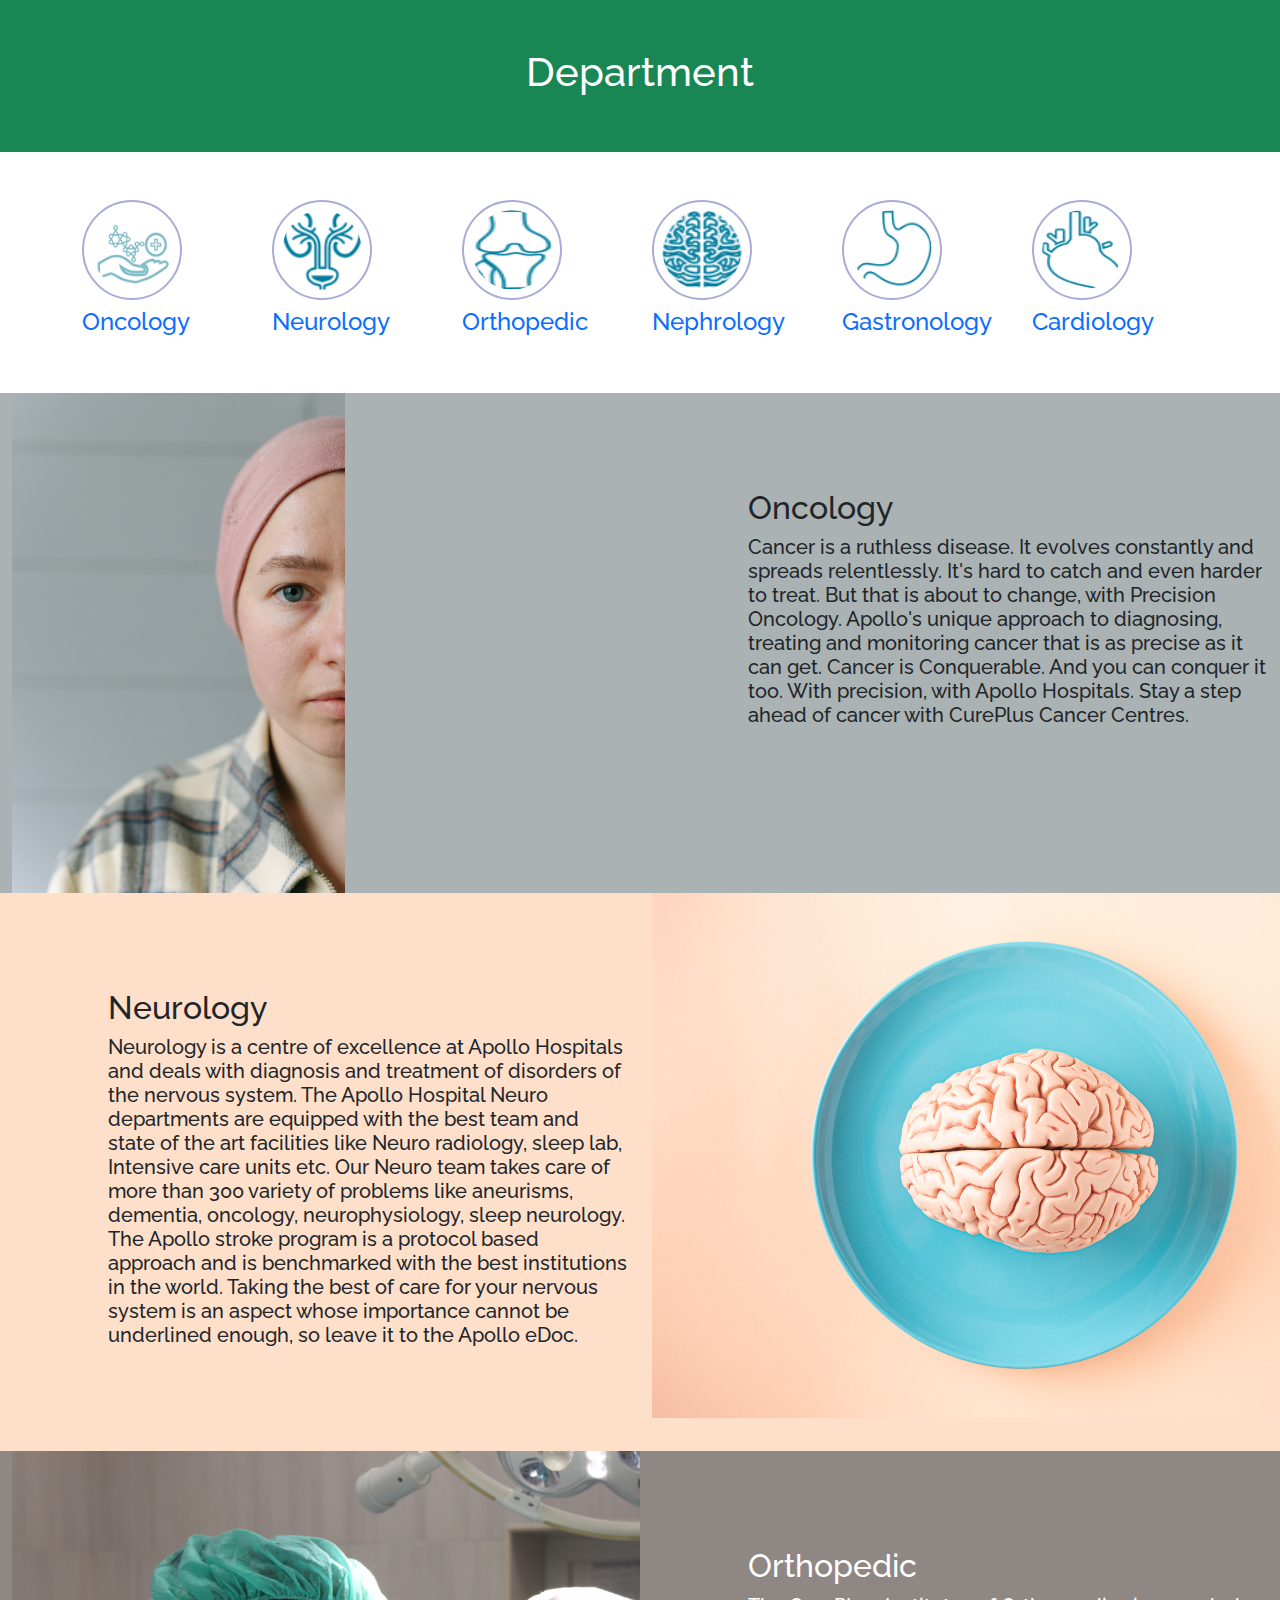
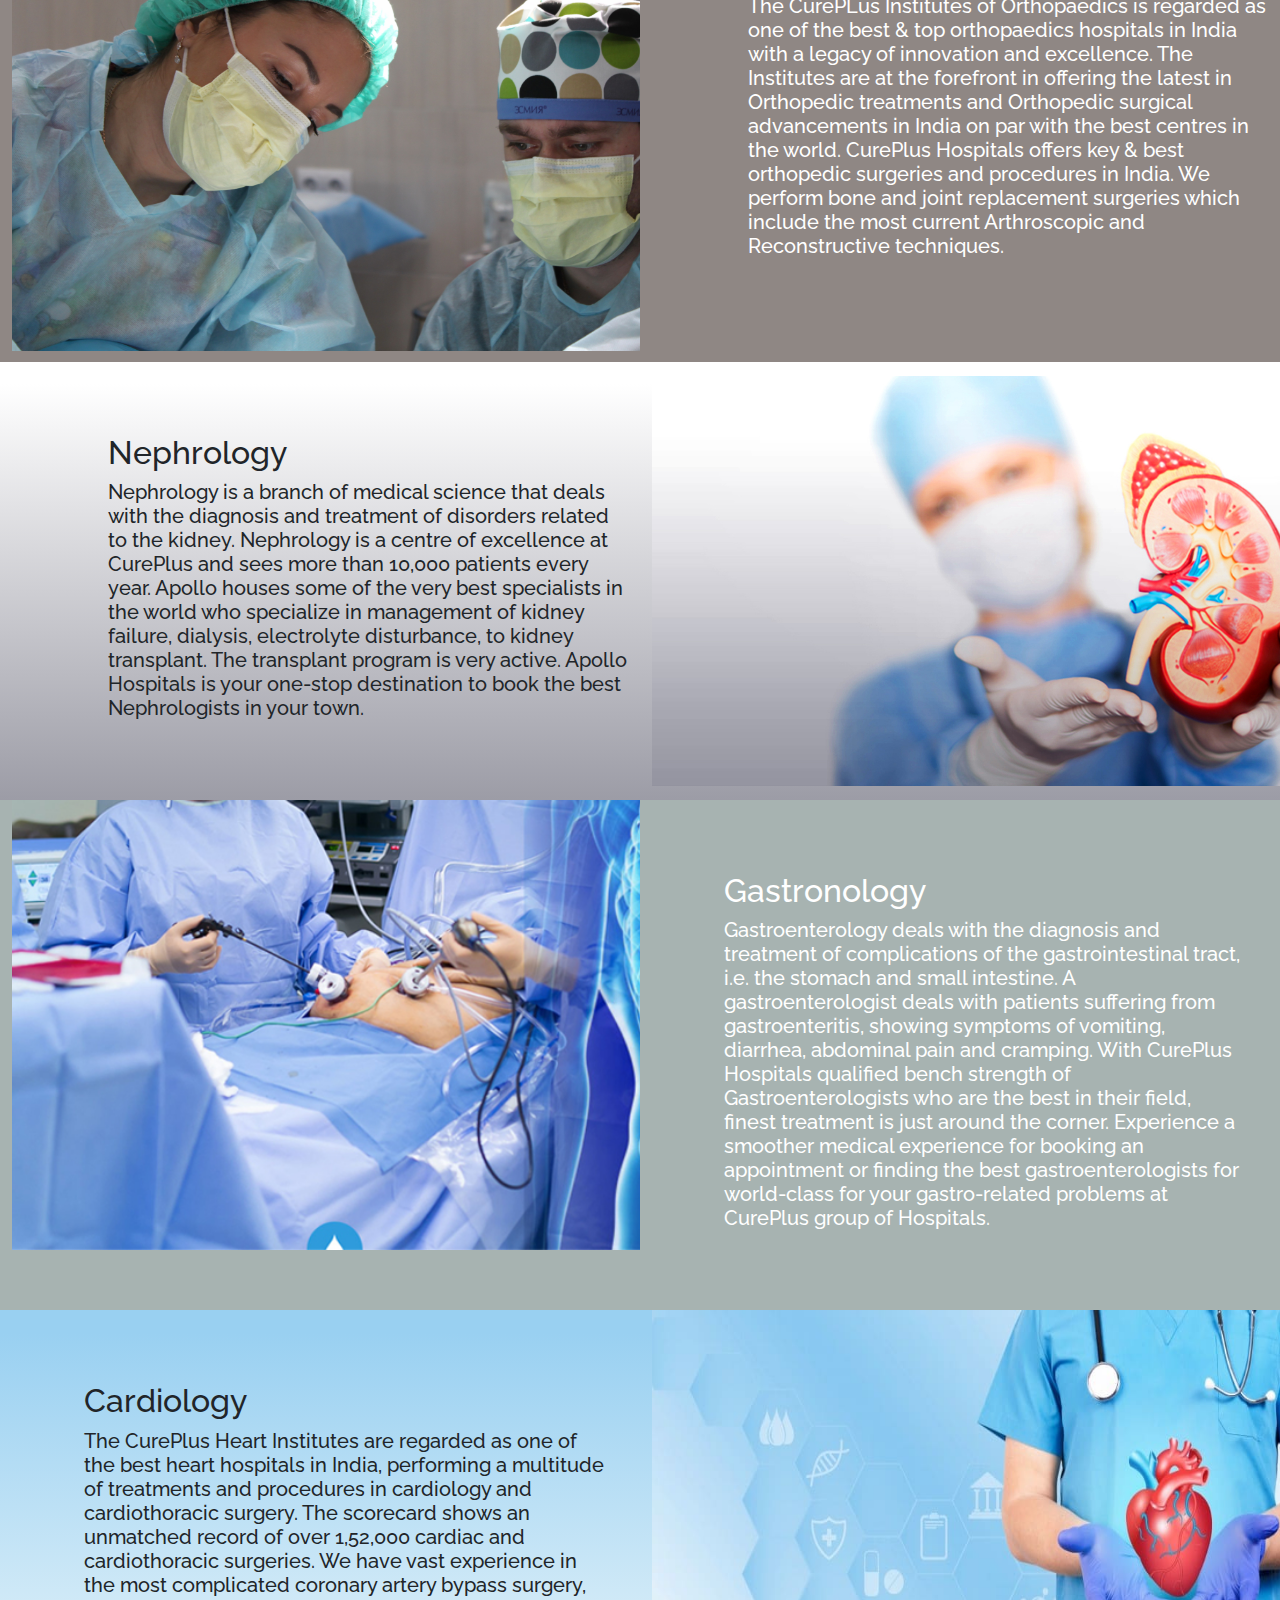
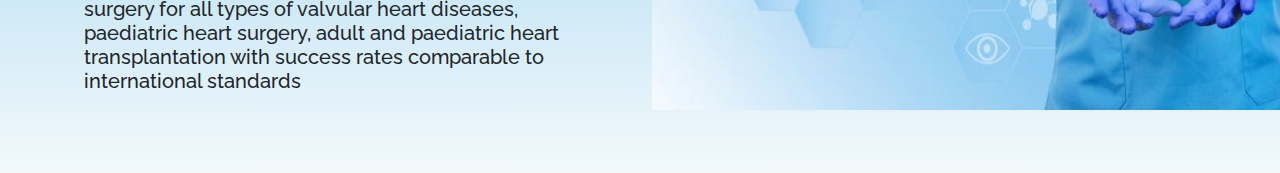
<file: Project-2/department/dep.html>
<!DOCTYPE html>
<html lang="en">

<head>
    <title>DEPARTMENT</title>
    <meta charset="utf-8">
    <meta name="viewport" content="width=device-width, initial-scale=1">
    <link href="https://cdn.jsdelivr.net/npm/bootstrap@5.2.3/dist/css/bootstrap.min.css" rel="stylesheet">
    <script src="https://cdn.jsdelivr.net/npm/bootstrap@5.2.3/dist/js/bootstrap.bundle.min.js"></script>
    <link rel="stylesheet" href="./css/dep.css">
</head>

<body>

    <div class="container-fluid p-5 bg-success text-white text-center">
        <h1>Department</h1>
    </div>

    <div class="container depart_tag mt-5">
        <div class="row">

            <div class="col-sm-2 department_img_div">
                <a href="#oncology">
                    <img class="imgsetting" src="img/depart_icon/image (1).png" alt="" srcset="">
                    <h4 class="mt-2">Oncology</h4>
                </a>
            </div>

            <div class="col-sm-2 department_img_div">
                <a href="#nuerology">
                    <img class="imgsetting" src="img/depart_icon/image (2).png" alt="" srcset="">
                    <h4 class="mt-2">Neurology</h4>
                </a>
            </div>

            <div class="col-sm-2 department_img_div">
                <a href="#orthopedic">
                    <img class="imgsetting" src="img/depart_icon/image (3).png" alt="" srcset="">
                    <h4 class="mt-2">Orthopedic</h4>
                </a>
            </div>

            <div class="col-sm-2 department_img_div">
                <a href="#nephrology">
                    <img class="imgsetting" src="img/depart_icon/image (4).png" alt="" srcset="">
                    <h4 class="mt-2">Nephrology</h4>
                </a>
            </div>

            <div class="col-sm-2 department_img_div">
                <a href="#gastronology">
                    <img class="imgsetting" src="img/depart_icon/image (5).png" alt="" srcset="">
                    <h4 class="mt-2">Gastronology</h4>
                </a>
            </div>

            <div class="col-sm-2 department_img_div">
                <a href="#cardiology">
                    <img class="imgsetting" src="img/depart_icon/image.png" alt="" srcset="">
                    <h4 class="mt-2">Cardiology</h4>
                </a>
            </div>

        </div>
    </div>

    <!-----Department content -------->

    <!--------oncology content img div-->

    <div class="container-fluid ">

        <Div class=" row oncology mt-5" id="oncology">
            <div class="col-lg-6 col-md-6 col-sm-6 col-10 d-block">
                <img src="./img/depart_content/oncology.jpg" height="500px" class="">
            </div>

            <div class="col-lg-6 col-md-6 col-sm-6 col-10 d-block">
                <div class=" p-5 m-5 container text-dark">
                    <h2 class="">Oncology</h2>
                    <h5> Cancer is a ruthless disease. It evolves constantly and spreads relentlessly. It's hard to
                        catch and even harder to treat.
                        But that is about to change, with Precision Oncology. Apollo's unique approach to diagnosing,
                        treating and monitoring cancer that is as precise as it can get.
                        Cancer is Conquerable. And you can conquer it too. With precision, with Apollo Hospitals. Stay a
                        step ahead of cancer with CurePlus Cancer Centres.
                    </h5>
                </div>
            </div>

        </Div>

        <!---------neurology content image div-------->

        <Div class="row nuerology" id="nuerology">
            <div class="col-lg-6 col-md-6 col-sm-6 col-10 d-block ">
                <div class="container p-5 m-5 text-dark ms-5">
                    <h2 class="">Neurology</h2>
                    <h5 class=""> Neurology is a centre of excellence at Apollo Hospitals and deals with diagnosis and
                        treatment
                        of disorders of the nervous system. The Apollo Hospital Neuro departments are equipped with the
                        best team and state of the art facilities like Neuro radiology, sleep lab, Intensive care units
                        etc. Our Neuro team takes care of more than 300 variety of problems like aneurisms, dementia,
                        oncology, neurophysiology, sleep neurology. The Apollo stroke program is a protocol based
                        approach and is benchmarked with the best institutions in the world. Taking the best of care for
                        your nervous system is an aspect whose importance cannot be underlined enough, so leave it to
                        the Apollo eDoc.</h5>
                </div>
            </div>

            <div class="col-lg-6 col-md-6 col-sm-6 col-10 nuerology_img">
                <img src="./img/depart_content/neuro.jpg" style="width:750PX;">
            </div>
        </Div>


        <!----------orthopedic content image div------>


        <div class=" row orthopedic " id="orthopedic">
            <div class="col-lg-6 col-md-6 col-sm-6 col-10 ortho_img ">
                <img src="./img/depart_content/ortgo.jpg" height="500px" class="">
            </div>
            <div class="col-lg-6 col-md-6 col-sm-6 col-10 d-block ">
                <div class=" p-5 m-5 container   text-white ">
                    <h2 class="">Orthopedic</h2>
                    <h5>The CurePLus Institutes of Orthopaedics is regarded as one of the best & top orthopaedics
                        hospitals in
                        India with a legacy of innovation and excellence. The Institutes are at the forefront in
                        offering
                        the latest in Orthopedic treatments and Orthopedic surgical advancements in India on par with
                        the
                        best centres in the world.
                        CurePlus Hospitals offers key & best orthopedic surgeries and procedures in India. We perform bone
                        and
                        joint replacement surgeries which include the most current Arthroscopic and Reconstructive
                        techniques.
                    </h5>
                </div>
            </div>


        </div>
        <!-----------nephrology content image div------>

        <div class=" row  nephrology " id="nephrology">
            <div class="col-lg-6 col-md-6 col-sm-6 col-10 ">
                <div class=" p-5 m-4 container  text-dark ms-5">
                    <h2 class="">Nephrology</h2>
                    <h5> Nephrology is a branch of medical science that deals with the diagnosis and treatment of
                        disorders
                        related to the kidney. Nephrology is a centre of excellence at CurePlus and sees more than 10,000
                        patients every year. Apollo houses some of the very best specialists in the world who specialize
                        in
                        management of kidney failure, dialysis, electrolyte disturbance,
                        to kidney transplant. The transplant program is very active. Apollo Hospitals is your one-stop
                        destination to book the best Nephrologists in your town.
                    </h5>
                </div>
            </div>

            <div class="col-lg-6 col-md-6 col-sm-6 col-10 m-auto">
                <img src="./img/depart_content/nephrology.jpg" width="850px" class="">
            </div>

        </div>
        <!-------gartrology content div----->

        <div class="row  gastronology " id="gastronology">
            <div class="col-lg-6 col-md-6 col-sm-6 col-10 gastro_img ">
                <img src="./img/depart_content/gastroenterology-banner.jpg" height="450px" class="">
            </div>
            <div class="col-lg-6 col-md-6 col-sm-6 col-10  ">
                <div class=" p-5 m-4 container text-white">
                    <h2 class="">Gastronology</h2>
                    <h5>
                        Gastroenterology deals with the diagnosis and treatment of complications of the gastrointestinal
                        tract, i.e. the stomach and small intestine. A gastroenterologist deals with patients suffering
                        from
                        gastroenteritis, showing symptoms of vomiting, diarrhea, abdominal pain and cramping. With
                        CurePlus
                        Hospitals qualified bench strength of Gastroenterologists who are the best in their field,
                        finest
                        treatment is just around the corner. Experience a smoother medical experience for booking an
                        appointment or finding the best gastroenterologists for world-class for your gastro-related
                        problems
                        at CurePlus group of Hospitals.
                    </h5>
                </div>
            </div>


        </div>
        <!--------cardiology content div -->

        <div class="row  cardiology " id="cardiology">
            <div class="col-lg-6 col-md-6 col-sm-6 col-10 ">

                <div class="p-5 m-4 container  text-dark ">
                    <h2 class="">Cardiology</h2>
                    <h5>
                        The CurePlus Heart Institutes are regarded as one of the best heart hospitals in India, performing
                        a
                        multitude of treatments and procedures in cardiology and cardiothoracic surgery. The scorecard
                        shows
                        an unmatched record of over 1,52,000 cardiac and cardiothoracic surgeries.
                        We have vast experience in the most complicated coronary artery bypass surgery, surgery for all
                        types of valvular heart diseases, paediatric heart surgery, adult and paediatric heart
                        transplantation with success rates comparable to international standards
                    </h5>
                </div>
            </div>
            <div class="col-lg-6 col-md-6 col-sm-6 col-10 ">
                <img src="./img/depart_content/Cardiology-Cardiothoracic-Surgery.jpg" width="700px" height="400px"
                    class="">
            </div>



        </div>
    </div>


</body>

</html>
</file>
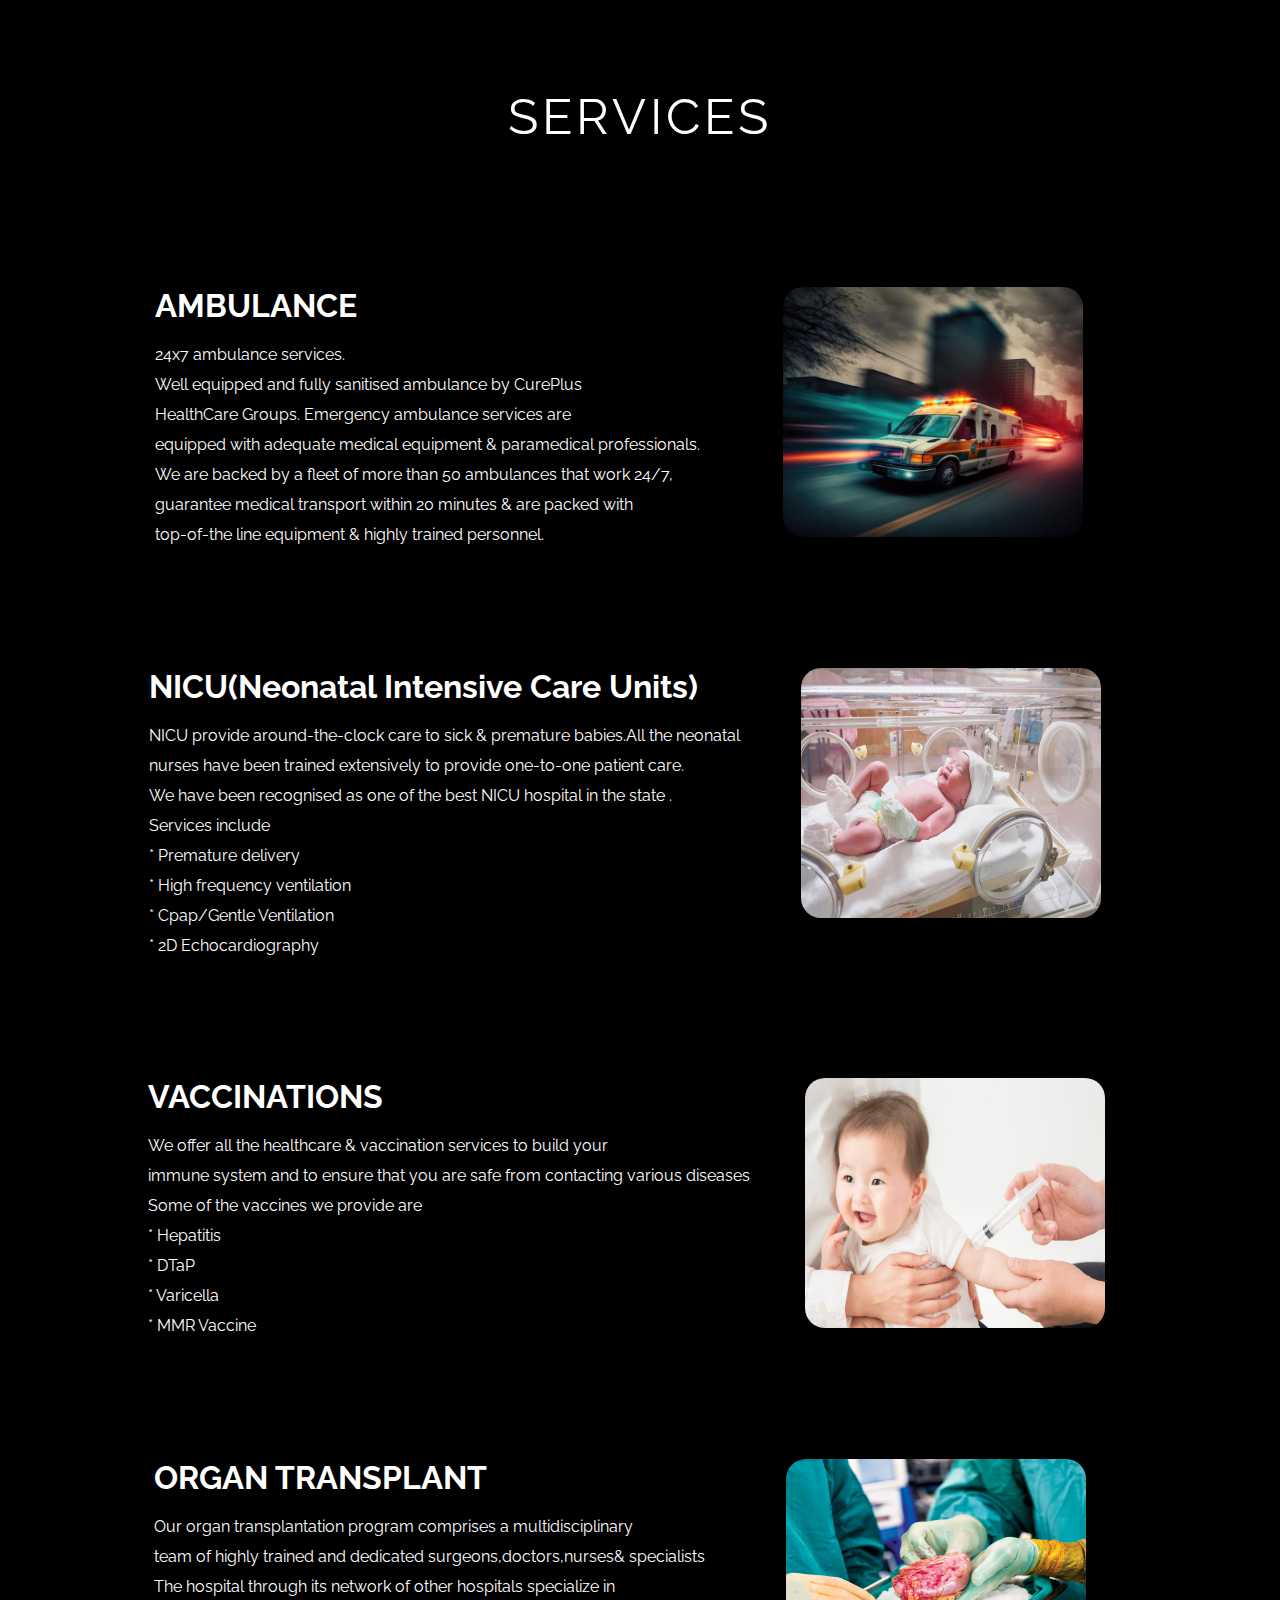
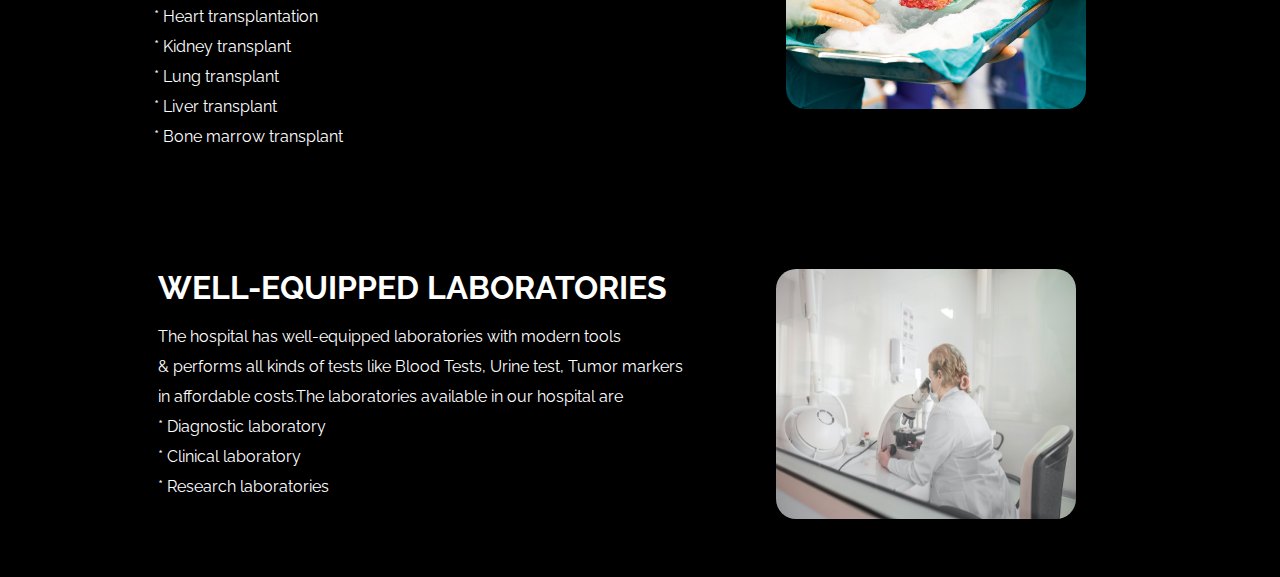
<file: Project-2/service/service.html>
<!DOCTYPE html>
<html lang="en">

<head>
  <meta charset="UTF-8" />
  <meta http-equiv="X-UA-Compatible">
  <meta name="viewport" content="width=device-width">
  <title>SERVICES</title>
  <link rel="stylesheet" href="./st.css" />
</head>

<body>

  <div class="services">
    <div class="heading">
      <h1>SERVICES</h1>
    </div>
  </div>





  <div class="section">
    <div class="text">
      <h1 style="color: white;"> AMBULANCE</h1>
      <p style="line-height: 30px;">24x7 ambulance services.<br>
        Well equipped and fully sanitised ambulance
        by CurePlus<br> HealthCare Groups. Emergency ambulance services are<br>
        equipped with adequate medical
        equipment & paramedical professionals.<br>
        We are backed by a fleet of more than 50 ambulances that work 24/7, <br>
        guarantee medical transport within 20 minutes & are packed with<br>
        top-of-the line equipment & highly trained personnel.<br>
    </div> <br><br>
    <img src="./imags/ambu.jpeg" style="border-radius: 20px;" />
    </p>
  </div>

  <div class="section">
    <div class="text">
      <h1 style="color: white;">NICU(Neonatal Intensive Care Units)</h1>
      <p style="line-height: 30px;">NICU provide around-the-clock care to sick &
        premature babies.All the neonatal<br> nurses have been trained extensively
        to provide one-to-one patient care.<br>We have been recognised as one of the
        best NICU hospital in the state .<br>
        Services include<br>
        * Premature delivery<br>
        * High frequency ventilation<br>
        * Cpap/Gentle Ventilation<br>
        * 2D Echocardiography<br>

    </div><br><br>
    <img src="./imags/nicus1.jpg" alt="" style="border-radius: 20px;" />
    </p>
  </div>
  </div>

  <div class="section">
    <div class="text">
      <h1 style="color: white;">VACCINATIONS</h1>
      <p style="line-height: 30px;">We offer all the healthcare & vaccination services to build your<br>
        immune system and to ensure that you are safe from contacting various diseases<br>
        Some of the vaccines we provide are<br>
        * Hepatitis <br>
        * DTaP<br>
        * Varicella<br>
        * MMR Vaccine<br>

    </div><br>
    <img src="./imags/img13.jpeg" alt="" style="border-radius: 20px;" />
    </p>
  </div>
  </div>

  <div class="section">
    <div class="text">
      <h1 style="color: white;">ORGAN TRANSPLANT</h1>
      <p style="line-height: 30px;">Our organ transplantation program comprises a multidisciplinary<br>
        team of highly trained and dedicated surgeons,doctors,nurses& specialists<br>
        The hospital through its network of other hospitals specialize in <br>
        * Heart transplantation<br>
        * Kidney transplant<br>
        * Lung transplant <br>
        * Liver transplant <br>
        * Bone marrow transplant<br>
      </p>

    </div><br><br>
    <img src="./imags/ot.jpg" alt="" style="border-radius: 20px;" />
    </p>
  </div>
  </div>

  <div class="section">
    <div class="text">
      <h1 style="color: white;">WELL-EQUIPPED LABORATORIES</h1>
      <p style="line-height: 30px;">The hospital has well-equipped laboratories with modern tools <br>
        & performs all kinds of tests like Blood Tests, Urine test, Tumor markers<br>
        in affordable costs.The laboratories available in our hospital are <br>

        * Diagnostic laboratory <br>
        * Clinical laboratory<br>
        * Research laboratories<br>

    </div><br>
    <img src="./imags/img16.jpg" alt="" style="border-radius: 20px;" />
    </p>
  </div>
  </div>


</body>

</html>
</file>
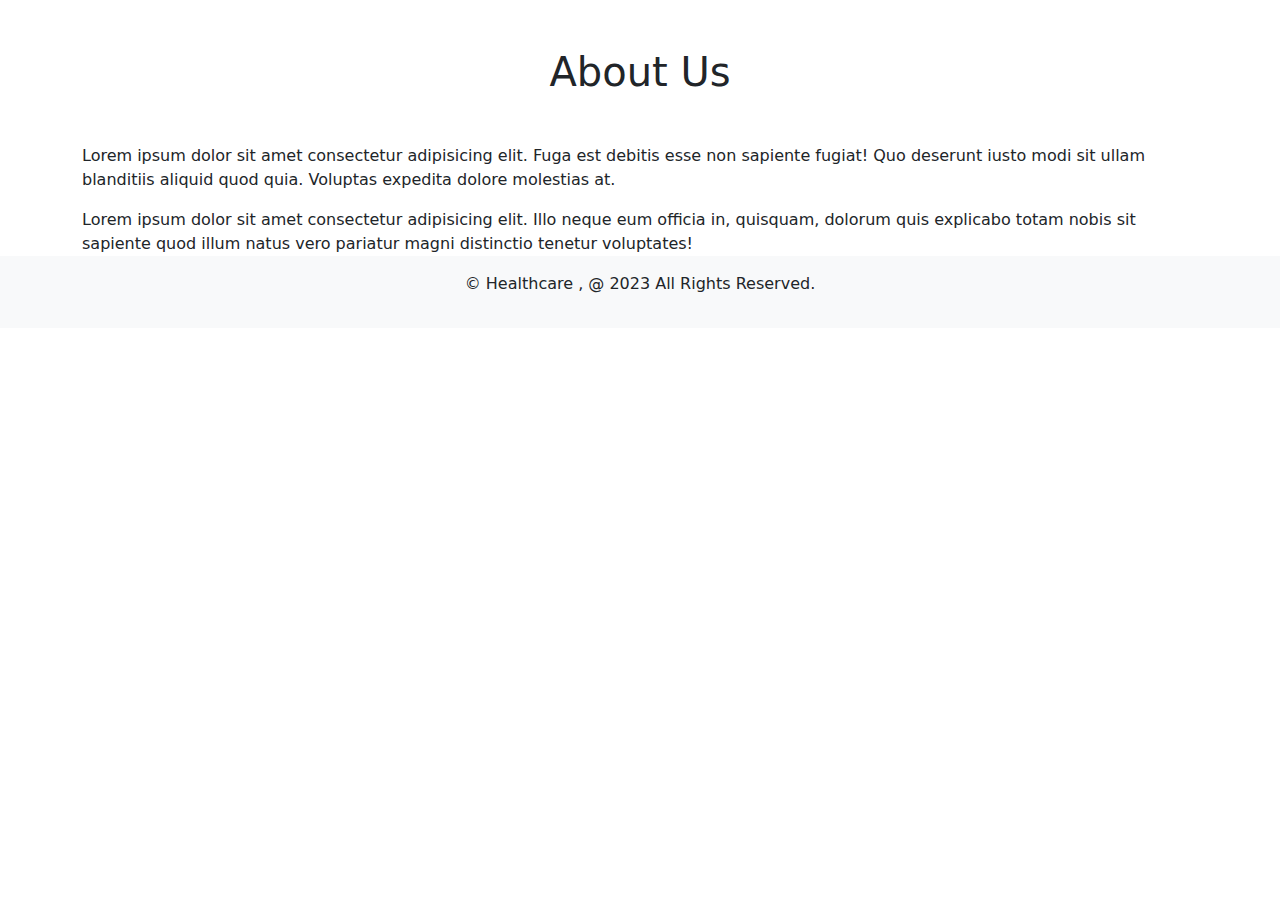
<file: Project-2/about_us/css/about.html>
<!doctype html>
<html lang="en">

<head>

    <meta charset="utf-8">
    <meta name="viewport" content="width=device-width, initial-scale=1">
    <link rel="stylesheet" href="./about.css">


    <link rel="stylesheet" href="https://cdn.jsdelivr.net/npm/bootstrap@5.0.1/dist/css/bootstrap.min.css">

    <title>About Us</title>
</head>

<body>
    <header>

    </header>

    <main class="container-fluid ">

        <h1 class="mb-5 mt-5 text-center">About Us</h1>


        <div class="container">
            <p>Lorem ipsum dolor sit amet consectetur adipisicing elit. Fuga est debitis esse non sapiente fugiat! Quo
                deserunt iusto modi sit ullam blanditiis aliquid quod quia. Voluptas expedita dolore molestias at.</p>
            Lorem ipsum dolor sit amet consectetur adipisicing elit. Illo neque eum officia in, quisquam, dolorum quis
            explicabo totam nobis sit sapiente quod illum natus vero pariatur magni distinctio tenetur voluptates!


        </div>
    </main>

    <footer class="bg-light py-3">
        <div class="container text-center">
            <p>&copy; Healthcare , @ 2023 All Rights Reserved.</p>
        </div>
    </footer>


    <script src="https://cdn.jsdelivr.net/npm/bootstrap@5.0.1/dist/js/bootstrap.bundle.min.js"></script>
</body>

</html>
</file>
<file: Project-2/department/css/dep.css>
@import url('https://fonts.googleapis.com/css2?family=Raleway&display=swap');


* {
    box-sizing: border-box;

    font-family: Raleway, sans-serif;
}


body {
    margin: 0;
    padding: 0;
}

._heading_text {
    font-size: 30px;
}

.imgsetting {
    width: 100px;
    height: 100px;
    border: 2px solid rgb(169, 172, 214);
    border-radius: 50%;
    padding: 5%;


}

.imgsetting:hover {
    height: 110px;
    width: 110px;
    transition: 0.5s;
}


.department_img_div {
    border-radius: 50%;
}

.depart_tag a {
    text-decoration: none;
}


/*----content background csss-----*/

.oncology {
    background-color: #aab2b3;
}

.nuerology {
    background-color: #fddfca;


}

.nuerology_img {
    overflow: hidden;
}

.orthopedic {
    background-color: #8f8784;
}

.ortho_img {
    overflow: hidden;
}

.nephrology {

    background: linear-gradient(180deg, #ffffff 5%, #9c9ca6 100%);
}

.gastronology {
    background-color: #a7b3b1;
}

.gastro_img {
    overflow: hidden;
}

.cardiology {

    background: linear-gradient(180deg, #99d0f1 5%, #f2f9fb 100%);
}
</file>
<file: Project-2/service/st.css>
@import url('https://fonts.googleapis.com/css2?family=Raleway&display=swap');


* {
    background-color: black;
    color: white;
    font-family: Raleway, sans-serif;
}




.body {
    margin: 0;
    font-family: 'serif';
    background-color: aliceblue;
}

.services {
    padding: 15px 10px 30px 10px;
    display: grid;
    grid-template-columns: repeat(auto-fit, minmax(350px, 1fr));
    /* background-color: darkgray;  */
}

.heading {

    margin-bottom: 30px;
    padding: 30px 0;
    grid-column: 1/-1;
    text-align: center;
}

.heading>h1 {
    font-weight: 400;
    font-size: 50px;
    letter-spacing: 4px;
    margin-bottom: 0px;
}

.section {

    display: flex;
    justify-content: space-around;
    padding: 50px;
    width: 80%;
    font-size: medium;
    margin: 0.1rem auto 0 auto;
}

.section img {

    height: 250px;
    width: 300px;
}

.section h1 {
    margin: 0;
    color: black;
}

.secction p {
    font-size: large;
    color: #c0bdbd;
}
</file>
<file: Project-2/about_us/css/about.css>
body{
    margin: 0;
    padding: 0;
}
._heading_text{
font-size: 30px;
}

.imgsetting{
    width: 100px;
    height: 100px;
    border: 2px solid rgb(169, 172, 214);
    border-radius: 50%;
    padding: 5%;

    
}
.imgsetting:hover{
    height: 110px;
    width: 110px;
    transition: 0.5s;
}


.department_img_div{
    border-radius: 50%;
}
.depart_tag a {
    text-decoration: none;
}


/*----content background csss-----*/

.oncology{
    background-color: #aab2b3;
}

.nuerology{
    background-color: #fddfca;
    

}
.nuerology_img{
    overflow: hidden;
}

.orthopedic{
    background-color:#8f8784;
}
.ortho_img{
    overflow: hidden;
}

.nephrology{
 
    background: linear-gradient(180deg, #ffffff 5%, #9c9ca6 100%);
}
.gastronology{
    background-color:#a7b3b1;
}

.gastro_img{
    overflow: hidden;
}
.cardiology{
    
    background: linear-gradient(180deg, #99d0f1 5%, #f2f9fb 100%);
}
/*--------about us page css */
.banner{
    background-size: cover;
    overflow: hidden;
}
.banner img{
    width: 100%;
}
</file>
